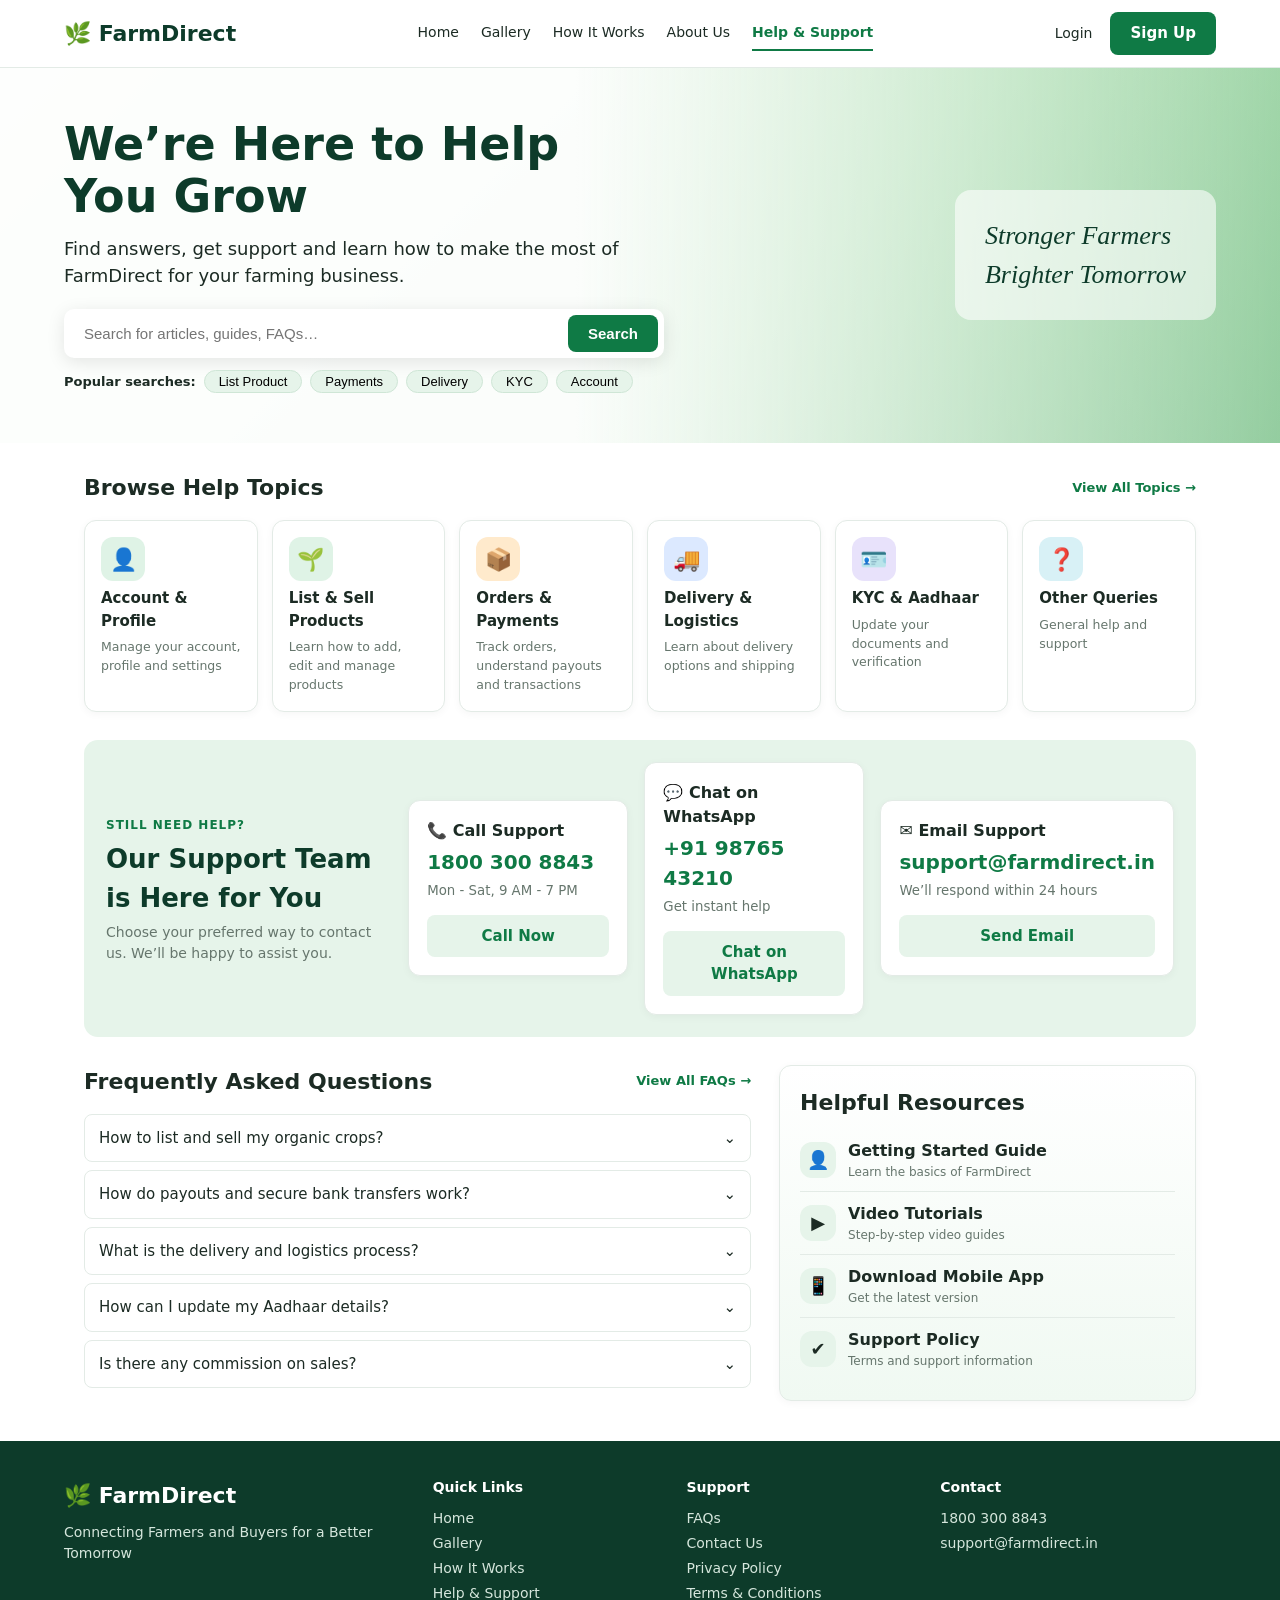
<file: frontend/index.html>
<!DOCTYPE html>
<html lang="en">
<head>
<meta charset="UTF-8">
<meta name="viewport" content="width=device-width, initial-scale=1">
<title>Help & Support | FarmDirect</title>
<link rel="stylesheet" href="../style/style.css">
</head>
<body>

<header class="nav">
  <a class="logo" href="#">🌿 FarmDirect</a>
  <button class="menu-btn" id="menuBtn" aria-label="Toggle menu">☰</button>
  <nav id="navLinks">
    <a href="../frontend/home.html">Home</a>
    <a href="../frontend/gallery.html">Gallery</a>
    <a href="../frontend/how-it-works.html">How It Works</a>
    <a href="../frontend/about-us.html">About Us</a>
    <a href="../frontend/index.html" class="active">Help &amp; Support</a>
  </nav>
  <div class="auth"><a href="#">Login</a><a href="#" class="btn">Sign Up</a></div>
</header>

<section class="hero">
  <div class="hero-text">
    <h1>We’re Here to Help You Grow</h1>
    <p>Find answers, get support and learn how to make the most of FarmDirect for your farming business.</p>
    <form class="search" id="searchForm">
      <input id="searchInput" type="text" placeholder="Search for articles, guides, FAQs…" aria-label="Search help">
      <button class="btn" type="submit">Search</button>
    </form>
    <div class="chips">
      <span>Popular searches:</span>
      <button>List Product</button><button>Payments</button><button>Delivery</button><button>KYC</button><button>Account</button>
    </div>
  </div>
  <div class="tagline">Stronger Farmers<br>Brighter Tomorrow</div>
</section>

<main>
  <section class="wrap">
    <div class="row"><h2>Browse Help Topics</h2><a href="#" class="link">View All Topics →</a></div>
    <div class="topics">
      <a href="#" class="card topic"><i style="background:#dff3e6">👤</i><b>Account &amp; Profile</b><small>Manage your account, profile and settings</small></a>
      <a href="#" class="card topic"><i style="background:#dff3e6">🌱</i><b>List &amp; Sell Products</b><small>Learn how to add, edit and manage products</small></a>
      <a href="#" class="card topic"><i style="background:#ffeacc">📦</i><b>Orders &amp; Payments</b><small>Track orders, understand payouts and transactions</small></a>
      <a href="#" class="card topic"><i style="background:#dce9ff">🚚</i><b>Delivery &amp; Logistics</b><small>Learn about delivery options and shipping</small></a>
      <a href="#" class="card topic"><i style="background:#e8e2fb">🪪</i><b>KYC &amp; Aadhaar</b><small>Update your documents and verification</small></a>
      <a href="#" class="card topic"><i style="background:#d8f1f6">❓</i><b>Other Queries</b><small>General help and support</small></a>
    </div>
  </section>

  <section class="wrap">
    <div class="support">
      <div class="support-text">
        <small>STILL NEED HELP?</small>
        <h2>Our Support Team is Here for You</h2>
        <p>Choose your preferred way to contact us. We’ll be happy to assist you.</p>
      </div>
      <div class="contact card">
        <b>📞 Call Support</b><strong>1800 300 8843</strong><small>Mon - Sat, 9 AM - 7 PM</small>
        <a class="btn light" href="tel:18003008843">Call Now</a>
      </div>
      <div class="contact card">
        <b>💬 Chat on WhatsApp</b><strong>+91 98765 43210</strong><small>Get instant help</small>
        <a class="btn light" href="https://wa.me/919876543210" target="_blank" rel="noopener">Chat on WhatsApp</a>
      </div>
      <div class="contact card">
        <b>✉️ Email Support</b><strong>support@farmdirect.in</strong><small>We’ll respond within 24 hours</small>
        <a class="btn light" href="mailto:support@farmdirect.in">Send Email</a>
      </div>
    </div>
  </section>

  <section class="wrap two-col">
    <div>
      <div class="row"><h2>Frequently Asked Questions</h2><a href="#" class="link">View All FAQs →</a></div>
      <div class="faqs" id="faqs">
        <details><summary>How to list and sell my organic crops?</summary><p>Go to List &amp; Sell Products, tap “Add product”, fill in crop details, price and photos, then submit for review.</p></details>
        <details><summary>How do payouts and secure bank transfers work?</summary><p>Payouts are sent to your verified bank account after the buyer confirms delivery.</p></details>
        <details><summary>What is the delivery and logistics process?</summary><p>Choose pickup or partner delivery when a order comes in. You’ll see tracking updates in Orders.</p></details>
        <details><summary>How can I update my Aadhaar details?</summary><p>Open KYC &amp; Aadhaar in your profile, upload the new document and wait for verification.</p></details>
        <details><summary>Is there any commission on sales?</summary><p>Commission details are listed in the Terms &amp; Conditions page under Fees.</p></details>
      </div>
      <p id="noResult" hidden>No matching questions. Try another keyword.</p>
    </div>
    <aside class="resources card">
      <h2>Helpful Resources</h2>
      <a href="#"><i>👤</i><span><b>Getting Started Guide</b><small>Learn the basics of FarmDirect</small></span></a>
      <a href="#"><i>▶️</i><span><b>Video Tutorials</b><small>Step-by-step video guides</small></span></a>
      <a href="#"><i>📱</i><span><b>Download Mobile App</b><small>Get the latest version</small></span></a>
      <a href="#"><i>✔️</i><span><b>Support Policy</b><small>Terms and support information</small></span></a>
    </aside>
  </section>
</main>

<footer>
  <div class="foot">
    <div><a class="logo" href="../assets/logo/logo.png">🌿 FarmDirect</a><p>Connecting Farmers and Buyers for a Better Tomorrow</p></div>
    <div>
      <b>Quick Links</b>
      <a href="../frontend/home.html">Home</a>
      <a href="../frontend/gallery.html">Gallery</a>
      <a href="../frontend/how-it-works.html">How It Works</a>
      <a href="../frontend/index.html">Help &amp; Support</a>
    </div>
    <div><b>Support</b>
      <a href="../frontend/faq.html">FAQs</a>
      <a href="mailto:support@farmdirect.in">Contact Us</a>
      <a href="../frontend/privacy.html">Privacy Policy</a>
      <a href="../frontend/terms.html">Terms &amp; Conditions</a>
    </div>
    <div><b>Contact</b>
      <a href="tel:18003008843">1800 300 8843</a>
      <a href="mailto:support@farmdirect.in">support@farmdirect.in</a>
    </div>
  </div>
</footer>


<script src="../script/script.js"></script>
</body>
</html>
</file>
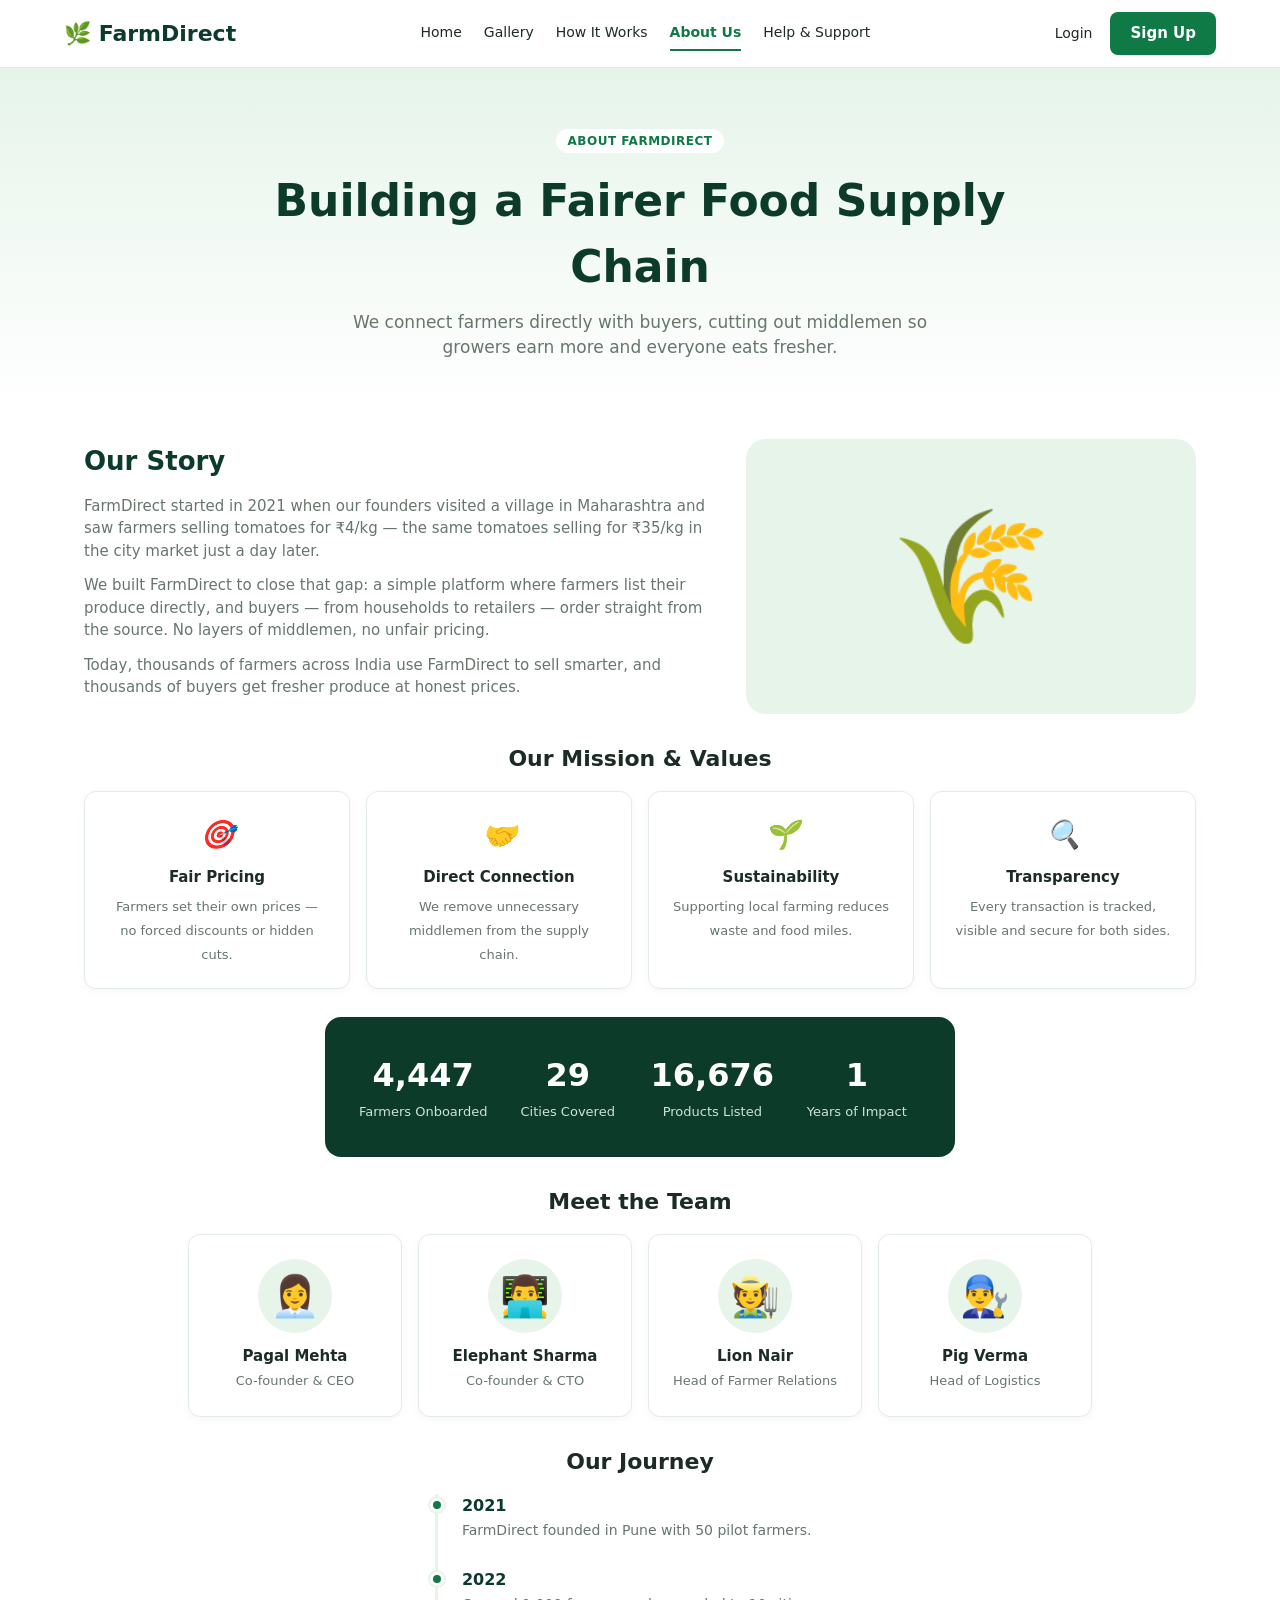
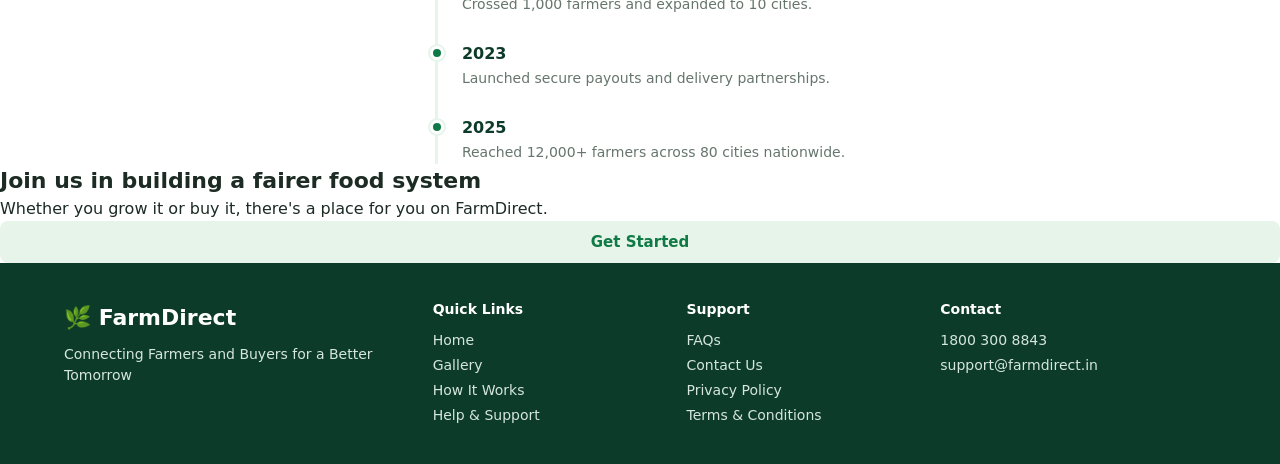
<file: frontend/about-us.html>
<!DOCTYPE html>
<html lang="en">
<head>
<meta charset="UTF-8">
<meta name="viewport" content="width=device-width, initial-scale=1">
<title>About Us | FarmDirect</title>
<link rel="stylesheet" href="../style/style.css">
<link rel="stylesheet" href="../style/about-us.css">
</head>
<body>

<header class="nav">
  <a class="logo" href="../frontend/home.html">🌿 FarmDirect</a>
  <button class="menu-btn" id="menuBtn" aria-label="Toggle menu">☰</button>
    <nav id="navLinks">
    <a href="../frontend/home.html">Home</a>
    <a href="../frontend/gallery.html">Gallery</a>
    <a href="../frontend/how-it-works.html">How It Works</a>
    <a href="../frontend/about-us.html" class="active">About Us</a>
    <a href="../frontend/help.html">Help &amp; Support</a>
  </nav>
  <div class="auth"><a href="#">Login</a><a href="#" class="btn">Sign Up</a></div>
</header>

<section class="a-hero">
  <span class="badge">ABOUT FARMDIRECT</span>
  <h1>Building a Fairer Food Supply Chain</h1>
  <p>We connect farmers directly with buyers, cutting out middlemen so growers earn more and everyone eats fresher.</p>
</section>

<section class="wrap">
  <div class="story">
    <div>
      <h2>Our Story</h2>
      <p>FarmDirect started in 2021 when our founders visited a village in Maharashtra and saw farmers selling tomatoes for ₹4/kg — the same tomatoes selling for ₹35/kg in the city market just a day later.</p>
      <p>We built FarmDirect to close that gap: a simple platform where farmers list their produce directly, and buyers — from households to retailers — order straight from the source. No layers of middlemen, no unfair pricing.</p>
      <p>Today, thousands of farmers across India use FarmDirect to sell smarter, and thousands of buyers get fresher produce at honest prices.</p>
    </div>
    <div class="story-art" aria-hidden="true">🌾</div>
  </div>
</section>

<section class="wrap">
  <div class="row center"><h2>Our Mission &amp; Values</h2></div>
  <div class="values">
    <div class="card value"><i>🎯</i><b>Fair Pricing</b><small>Farmers set their own prices — no forced discounts or hidden cuts.</small></div>
    <div class="card value"><i>🤝</i><b>Direct Connection</b><small>We remove unnecessary middlemen from the supply chain.</small></div>
    <div class="card value"><i>🌱</i><b>Sustainability</b><small>Supporting local farming reduces waste and food miles.</small></div>
    <div class="card value"><i>🔍</i><b>Transparency</b><small>Every transaction is tracked, visible and secure for both sides.</small></div>
  </div>
</section>

<section class="wrap">
  <div class="stats-band">
    <div class="stat"><strong data-count="12000">0</strong><small>Farmers Onboarded</small></div>
    <div class="stat"><strong data-count="80">0</strong><small>Cities Covered</small></div>
    <div class="stat"><strong data-count="45000">0</strong><small>Products Listed</small></div>
    <div class="stat"><strong data-count="5">0</strong><small>Years of Impact</small></div>
  </div>
</section>

<section class="wrap">
  <div class="row center"><h2>Meet the Team</h2></div>
  <div class="team">
    <div class="card member"><div class="avatar">👩‍💼</div><b>Pagal Mehta</b><small>Co-founder &amp; CEO</small></div>
    <div class="card member"><div class="avatar">👨‍💻</div><b>Elephant Sharma</b><small>Co-founder &amp; CTO</small></div>
    <div class="card member"><div class="avatar">🧑‍🌾</div><b>Lion Nair</b><small>Head of Farmer Relations</small></div>
    <div class="card member"><div class="avatar">👨‍🔧</div><b>Pig Verma</b><small>Head of Logistics</small></div>
  </div>
</section>

<section class="wrap">
  <div class="row center"><h2>Our Journey</h2></div>
  <div class="timeline">
    <div class="t-item"><span class="dot"></span><b>2021</b><small>FarmDirect founded in Pune with 50 pilot farmers.</small></div>
    <div class="t-item"><span class="dot"></span><b>2022</b><small>Crossed 1,000 farmers and expanded to 10 cities.</small></div>
    <div class="t-item"><span class="dot"></span><b>2023</b><small>Launched secure payouts and delivery partnerships.</small></div>
    <div class="t-item"><span class="dot"></span><b>2025</b><small>Reached 12,000+ farmers across 80 cities nationwide.</small></div>
  </div>
</section>

<section class="cta-banner">
  <h2>Join us in building a fairer food system</h2>
  <p>Whether you grow it or buy it, there's a place for you on FarmDirect.</p>
  <a href="#" class="btn light">Get Started</a>
</section>

<footer>
  <div class="foot">
    <div><a class="logo" href="../assets/logo/logo.png">🌿 FarmDirect</a><p>Connecting Farmers and Buyers for a Better Tomorrow</p></div>
    <div>
      <b>Quick Links</b>
      <a href="../frontend/home.html">Home</a>
      <a href="../frontend/gallery.html">Gallery</a>
      <a href="../frontend/how-it-works.html">How It Works</a>
      <a href="../frontend/index.html">Help &amp; Support</a>
    </div>
    <div><b>Support</b>
      <a href="../frontend/faq.html">FAQs</a>
      <a href="mailto:support@farmdirect.in">Contact Us</a>
      <a href="../frontend/privacy.html">Privacy Policy</a>
      <a href="../frontend/terms.html">Terms &amp; Conditions</a>
    </div>
    <div><b>Contact</b>
      <a href="tel:18003008843">1800 300 8843</a>
      <a href="mailto:support@farmdirect.in">support@farmdirect.in</a>
    </div>
  </div>
</footer>


<script src="../script/script.js"></script>
<script src="../script/about-us.js"></script>
</body>
</html>
</file>
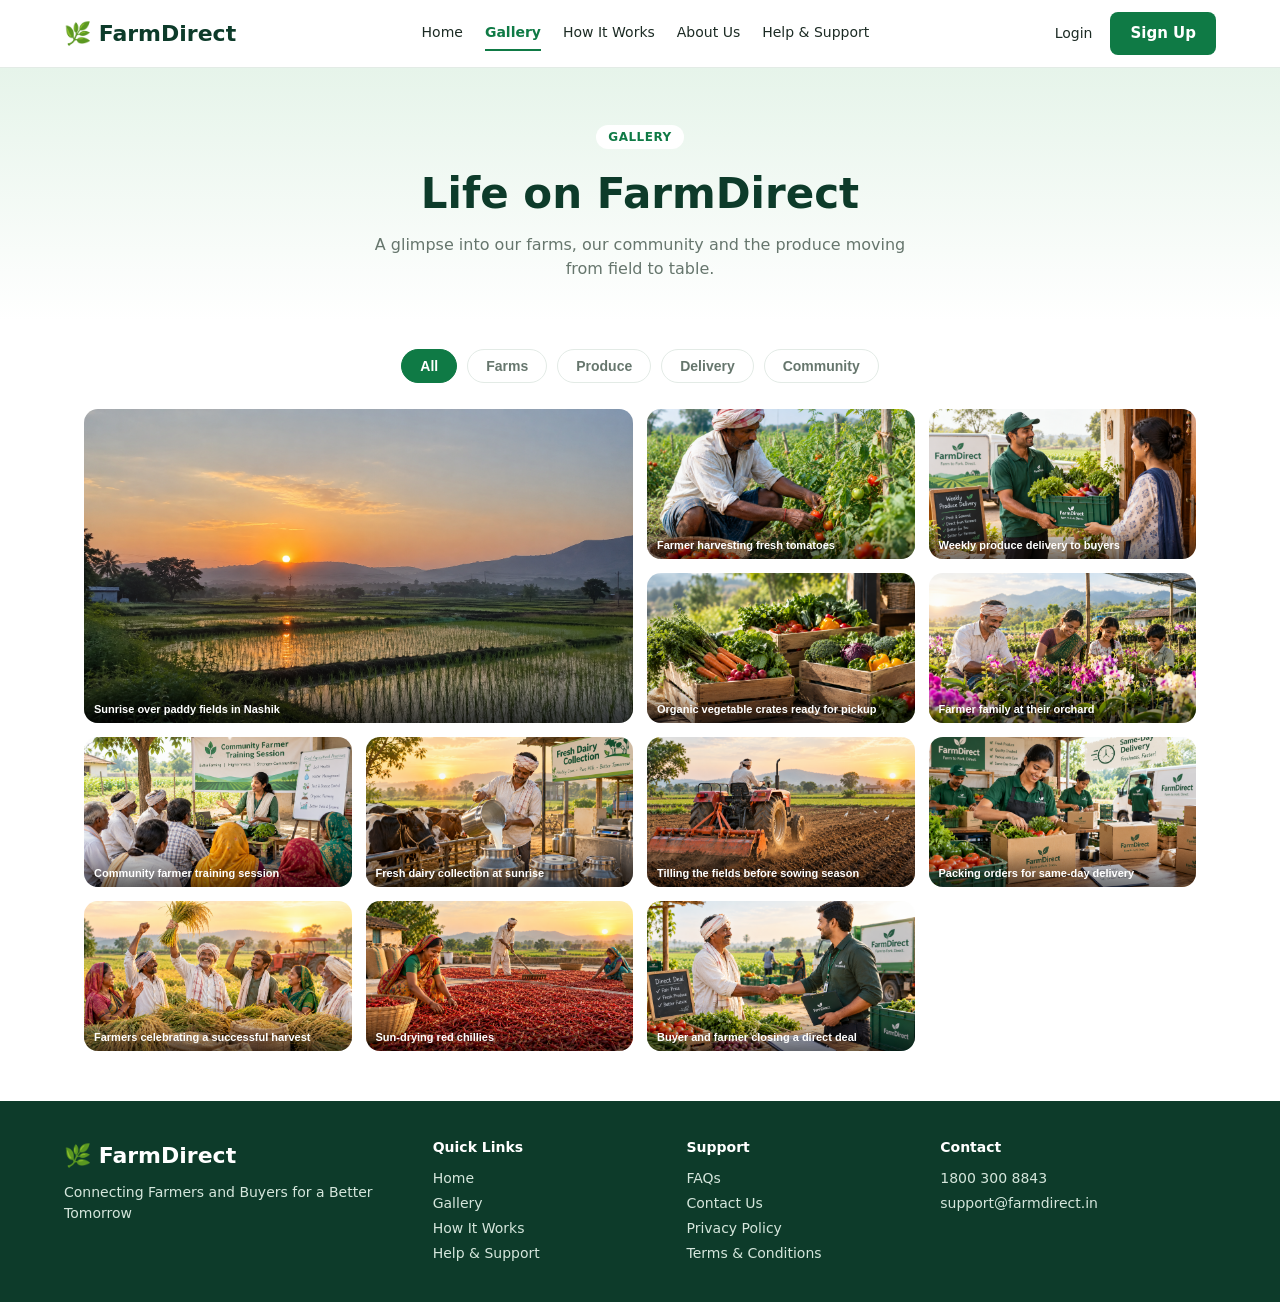
<file: frontend/gallery.html>
<!DOCTYPE html>
<html lang="en">
<head>
<meta charset="UTF-8">
<meta name="viewport" content="width=device-width, initial-scale=1">
<title>Gallery | FarmDirect</title>
<link rel="stylesheet" href="../style/style.css">
<link rel="stylesheet" href="../style/gallery.css">
</head>
<body>

<header class="nav">
  <a class="logo" href="home.html">🌿 FarmDirect</a>
  <button class="menu-btn" id="menuBtn" aria-label="Toggle menu">☰</button>
   <nav id="navLinks">
    <a href="../frontend/home.html">Home</a>
    <a href="../frontend/gallery.html" class="active">Gallery</a>
    <a href="../frontend/how-it-works.html">How It Works</a>
    <a href="../frontend/about-us.html">About Us</a>
    <a href="../frontend/help.html">Help &amp; Support</a>
  </nav>
  <div class="auth"><a href="#">Login</a><a href="#" class="btn">Sign Up</a></div>
</header>

<section class="g-hero">
  <span class="badge">GALLERY</span>
  <h1>Life on FarmDirect</h1>
  <p>A glimpse into our farms, our community and the produce moving from field to table.</p>
</section>

<section class="wrap">
  <div class="g-tabs" id="gTabs">
    <button class="g-tab active" data-filter="all">All</button>
    <button class="g-tab" data-filter="farms">Farms</button>
    <button class="g-tab" data-filter="produce">Produce</button>
    <button class="g-tab" data-filter="delivery">Delivery</button>
    <button class="g-tab" data-filter="community">Community</button>
  </div>

  <div class="gallery" id="gallery"></div>
</section>

<div class="lightbox" id="lightbox" hidden>
  <button class="lb-close" id="lbClose" aria-label="Close">✕</button>
  <button class="lb-nav lb-prev" id="lbPrev" aria-label="Previous image">←</button>
  <div class="lb-content">
    <img id="lbImg" alt="">
    <p id="lbCaption"></p>
    <small id="lbTag"></small>
  </div>
  <button class="lb-nav lb-next" id="lbNext" aria-label="Next image">→</button>
</div>

<footer>
  <div class="foot">
    <div><a class="logo" href="../assets/logo/logo.png">🌿 FarmDirect</a><p>Connecting Farmers and Buyers for a Better Tomorrow</p></div>
    <div>
      <b>Quick Links</b>
      <a href="../frontend/home.html">Home</a>
      <a href="../frontend/gallery.html">Gallery</a>
      <a href="../frontend/how-it-works.html">How It Works</a>
      <a href="../frontend/index.html">Help &amp; Support</a>
    </div>
    <div><b>Support</b>
      <a href="../frontend/faq.html">FAQs</a>
      <a href="mailto:support@farmdirect.in">Contact Us</a>
      <a href="../frontend/privacy.html">Privacy Policy</a>
      <a href="../frontend/terms.html">Terms &amp; Conditions</a>
    </div>
    <div><b>Contact</b>
      <a href="tel:18003008843">1800 300 8843</a>
      <a href="mailto:support@farmdirect.in">support@farmdirect.in</a>
    </div>
  </div>
</footer>


<script src="../script/script.js"></script>
<script src="../script/gallery.js"></script>
</body>
</html>
</file>
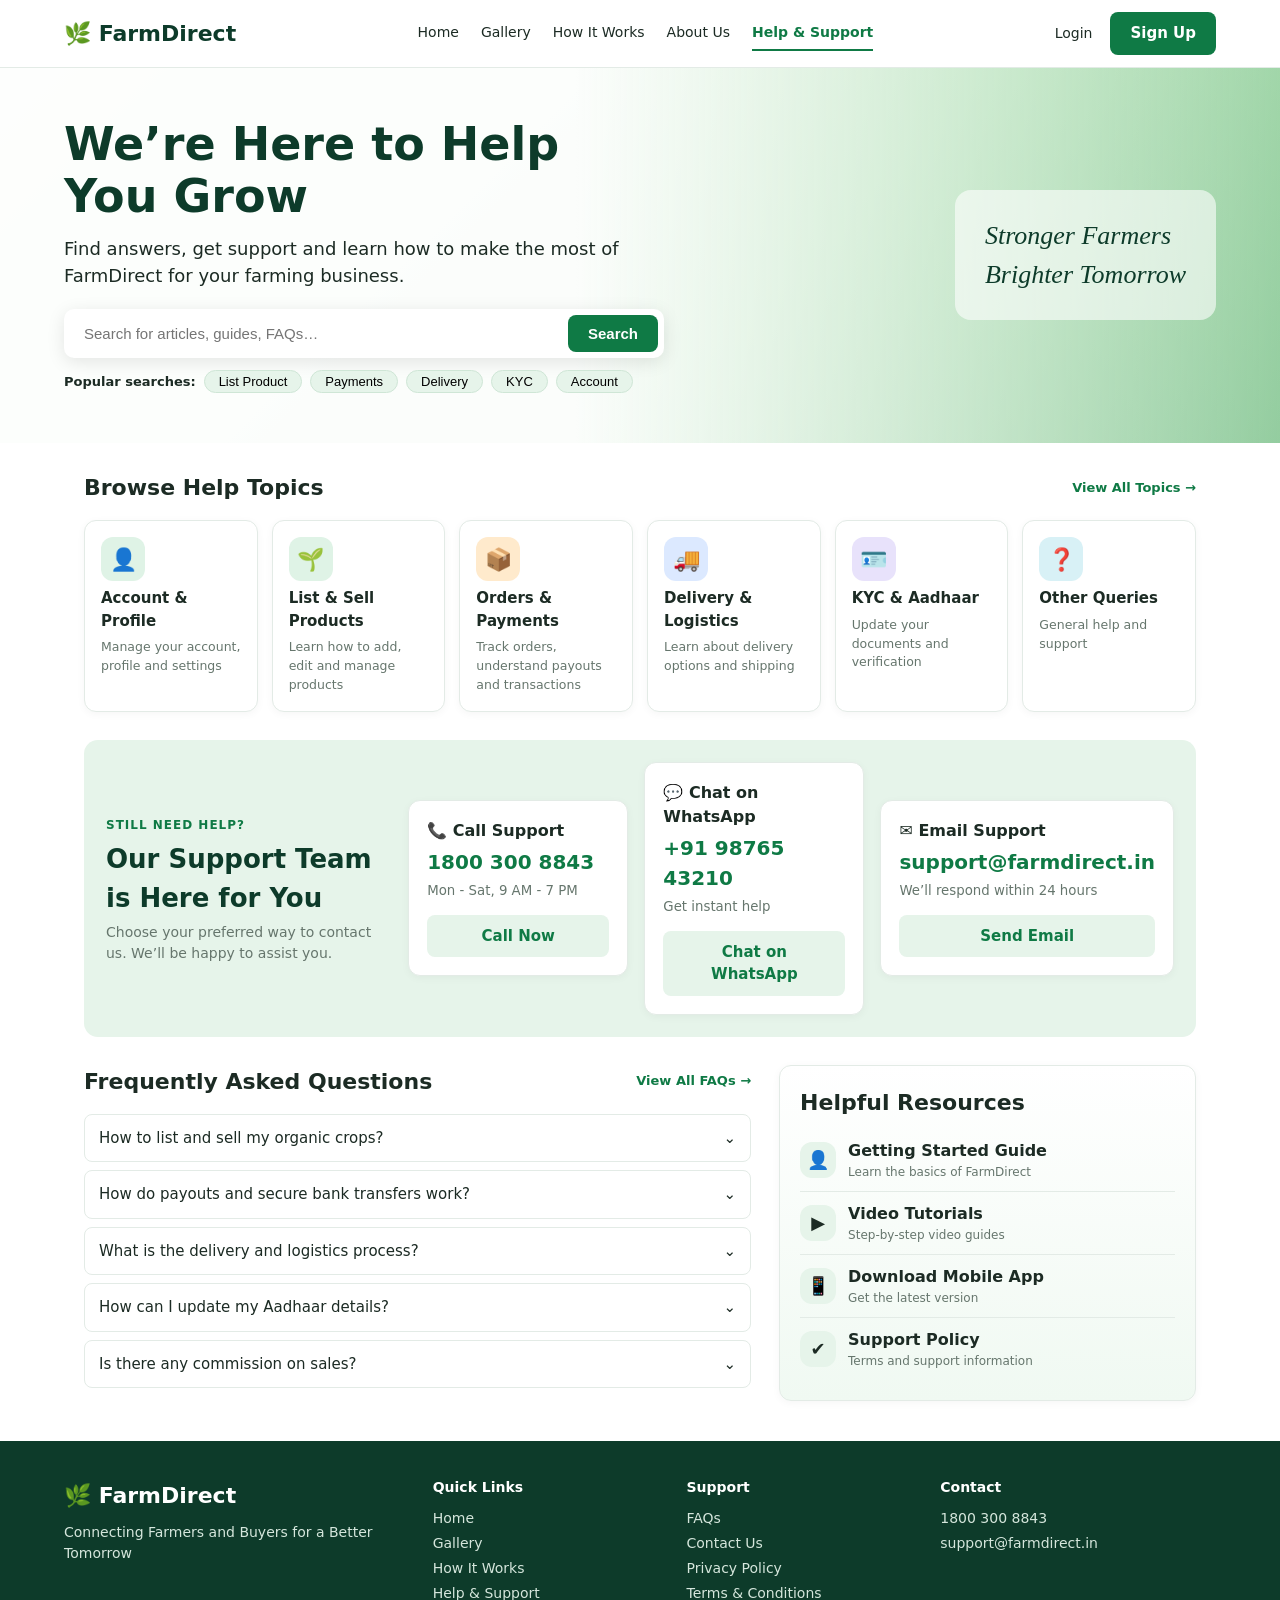
<file: frontend/help.html>
<!DOCTYPE html>
<html lang="en">
<head>
<meta charset="UTF-8">
<meta name="viewport" content="width=device-width, initial-scale=1">
<title>Help & Support | FarmDirect</title>
<link rel="stylesheet" href="../style/style.css">
</head>
<body>

<header class="nav">
  <a class="logo" href="#">🌿 FarmDirect</a>
  <button class="menu-btn" id="menuBtn" aria-label="Toggle menu">☰</button>
  <nav id="navLinks">
    <a href="../frontend/home.html">Home</a>
    <a href="../frontend/gallery.html">Gallery</a>
    <a href="../frontend/how-it-works.html">How It Works</a>
    <a href="../frontend/about-us.html">About Us</a>
    <a href="../frontend/help.html" class="active">Help &amp; Support</a>
  </nav>
  <div class="auth"><a href="#">Login</a><a href="#" class="btn">Sign Up</a></div>
</header>

<section class="hero">
  <div class="hero-text">
    <h1>We’re Here to Help You Grow</h1>
    <p>Find answers, get support and learn how to make the most of FarmDirect for your farming business.</p>
    <form class="search" id="searchForm">
      <input id="searchInput" type="text" placeholder="Search for articles, guides, FAQs…" aria-label="Search help">
      <button class="btn" type="submit">Search</button>
    </form>
    <div class="chips">
      <span>Popular searches:</span>
      <button>List Product</button><button>Payments</button><button>Delivery</button><button>KYC</button><button>Account</button>
    </div>
  </div>
  <div class="tagline">Stronger Farmers<br>Brighter Tomorrow</div>
</section>

<main>
  <section class="wrap">
    <div class="row"><h2>Browse Help Topics</h2><a href="#" class="link">View All Topics →</a></div>
    <div class="topics">
      <a href="#" class="card topic"><i style="background:#dff3e6">👤</i><b>Account &amp; Profile</b><small>Manage your account, profile and settings</small></a>
      <a href="#" class="card topic"><i style="background:#dff3e6">🌱</i><b>List &amp; Sell Products</b><small>Learn how to add, edit and manage products</small></a>
      <a href="#" class="card topic"><i style="background:#ffeacc">📦</i><b>Orders &amp; Payments</b><small>Track orders, understand payouts and transactions</small></a>
      <a href="#" class="card topic"><i style="background:#dce9ff">🚚</i><b>Delivery &amp; Logistics</b><small>Learn about delivery options and shipping</small></a>
      <a href="#" class="card topic"><i style="background:#e8e2fb">🪪</i><b>KYC &amp; Aadhaar</b><small>Update your documents and verification</small></a>
      <a href="#" class="card topic"><i style="background:#d8f1f6">❓</i><b>Other Queries</b><small>General help and support</small></a>
    </div>
  </section>

  <section class="wrap">
    <div class="support">
      <div class="support-text">
        <small>STILL NEED HELP?</small>
        <h2>Our Support Team is Here for You</h2>
        <p>Choose your preferred way to contact us. We’ll be happy to assist you.</p>
      </div>
      <div class="contact card">
        <b>📞 Call Support</b><strong>1800 300 8843</strong><small>Mon - Sat, 9 AM - 7 PM</small>
        <a class="btn light" href="tel:18003008843">Call Now</a>
      </div>
      <div class="contact card">
        <b>💬 Chat on WhatsApp</b><strong>+91 98765 43210</strong><small>Get instant help</small>
        <a class="btn light" href="https://wa.me/919876543210" target="_blank" rel="noopener">Chat on WhatsApp</a>
      </div>
      <div class="contact card">
        <b>✉️ Email Support</b><strong>support@farmdirect.in</strong><small>We’ll respond within 24 hours</small>
        <a class="btn light" href="mailto:support@farmdirect.in">Send Email</a>
      </div>
    </div>
  </section>

  <section class="wrap two-col">
    <div>
      <div class="row"><h2>Frequently Asked Questions</h2><a href="#" class="link">View All FAQs →</a></div>
      <div class="faqs" id="faqs">
        <details><summary>How to list and sell my organic crops?</summary><p>Go to List &amp; Sell Products, tap “Add product”, fill in crop details, price and photos, then submit for review.</p></details>
        <details><summary>How do payouts and secure bank transfers work?</summary><p>Payouts are sent to your verified bank account after the buyer confirms delivery.</p></details>
        <details><summary>What is the delivery and logistics process?</summary><p>Choose pickup or partner delivery when a order comes in. You’ll see tracking updates in Orders.</p></details>
        <details><summary>How can I update my Aadhaar details?</summary><p>Open KYC &amp; Aadhaar in your profile, upload the new document and wait for verification.</p></details>
        <details><summary>Is there any commission on sales?</summary><p>Commission details are listed in the Terms &amp; Conditions page under Fees.</p></details>
      </div>
      <p id="noResult" hidden>No matching questions. Try another keyword.</p>
    </div>
    <aside class="resources card">
      <h2>Helpful Resources</h2>
      <a href="#"><i>👤</i><span><b>Getting Started Guide</b><small>Learn the basics of FarmDirect</small></span></a>
      <a href="#"><i>▶️</i><span><b>Video Tutorials</b><small>Step-by-step video guides</small></span></a>
      <a href="#"><i>📱</i><span><b>Download Mobile App</b><small>Get the latest version</small></span></a>
      <a href="#"><i>✔️</i><span><b>Support Policy</b><small>Terms and support information</small></span></a>
    </aside>
  </section>
</main>

<footer>
  <div class="foot">
    <div><a class="logo" href="../assets/logo/logo.png">🌿 FarmDirect</a><p>Connecting Farmers and Buyers for a Better Tomorrow</p></div>
    <div>
      <b>Quick Links</b>
      <a href="../frontend/home.html">Home</a>
      <a href="../frontend/gallery.html">Gallery</a>
      <a href="../frontend/how-it-works.html">How It Works</a>
      <a href="../frontend/index.html">Help &amp; Support</a>
    </div>
    <div><b>Support</b>
      <a href="../frontend/faq.html">FAQs</a>
      <a href="mailto:support@farmdirect.in">Contact Us</a>
      <a href="../frontend/privacy.html">Privacy Policy</a>
      <a href="../frontend/terms.html">Terms &amp; Conditions</a>
    </div>
    <div><b>Contact</b>
      <a href="tel:18003008843">1800 300 8843</a>
      <a href="mailto:support@farmdirect.in">support@farmdirect.in</a>
    </div>
  </div>
</footer>


<script src="../script/script.js"></script>
</body>
</html>
</file>
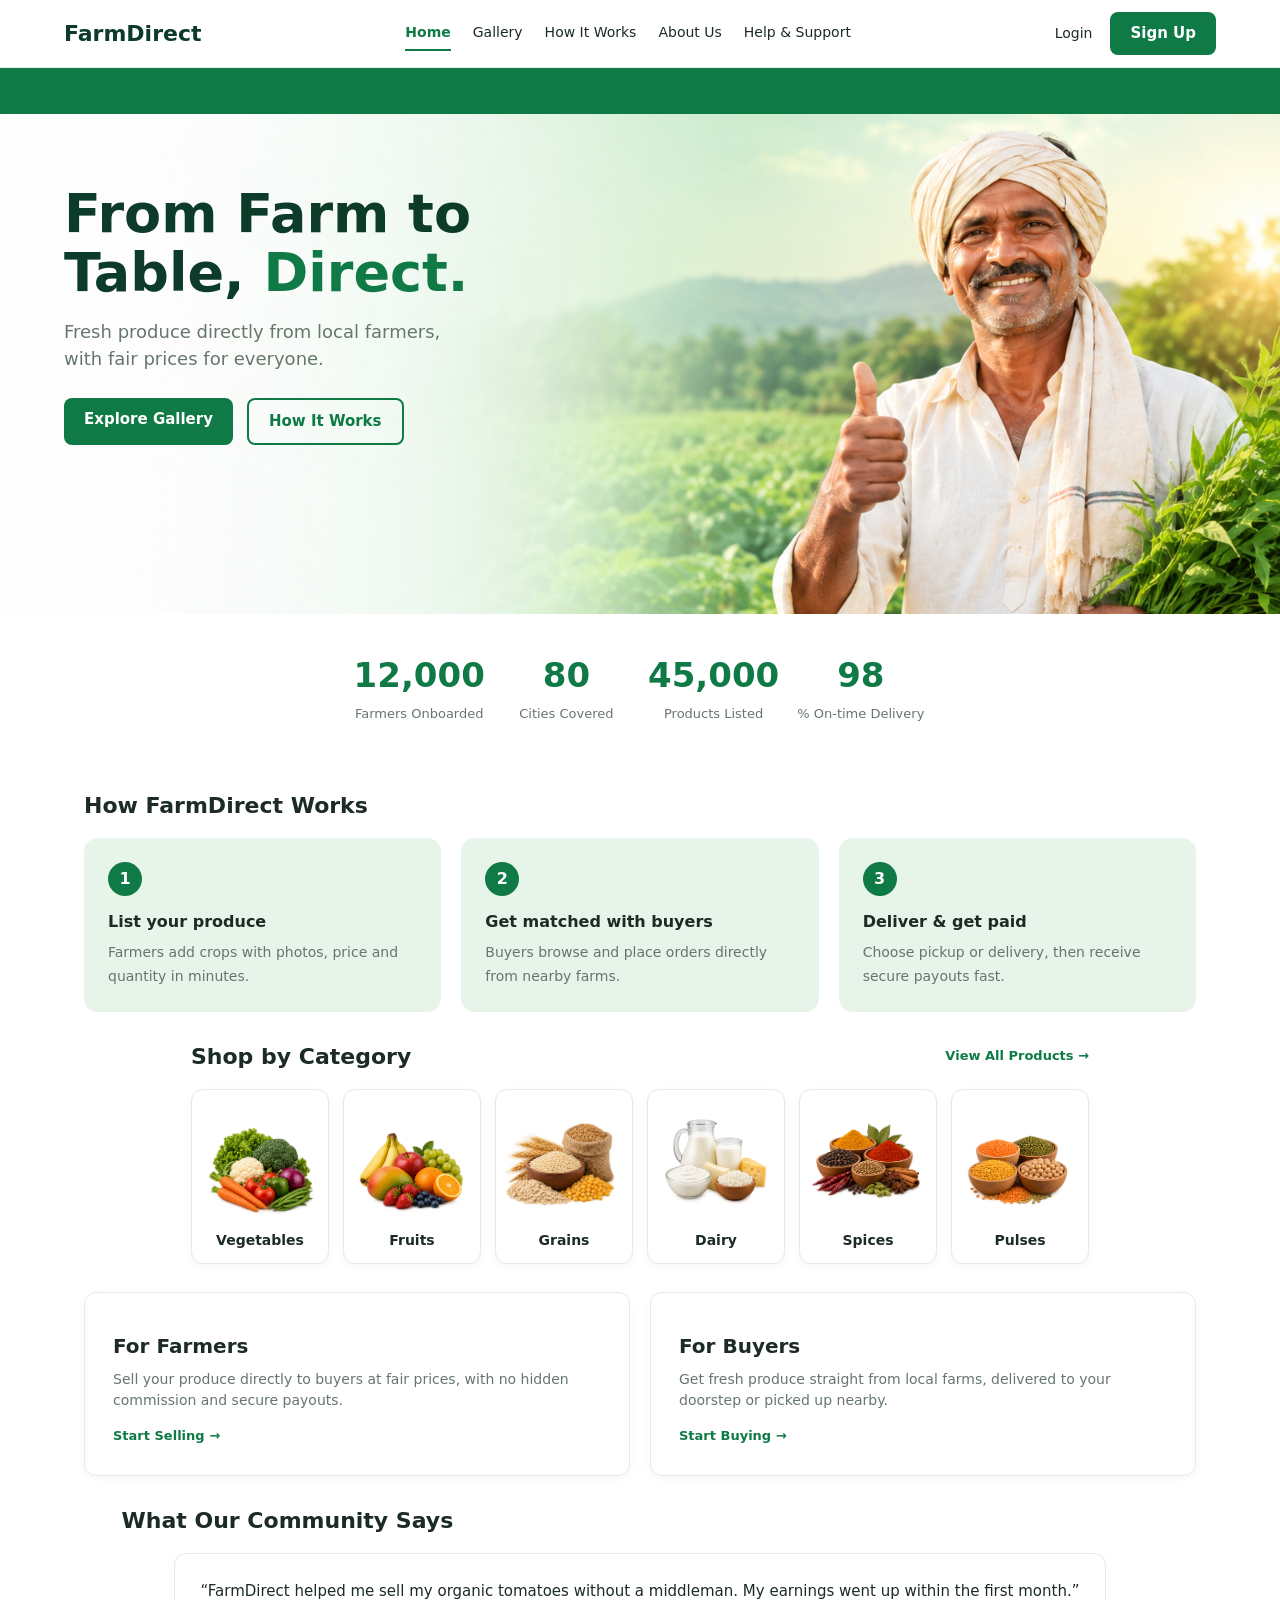
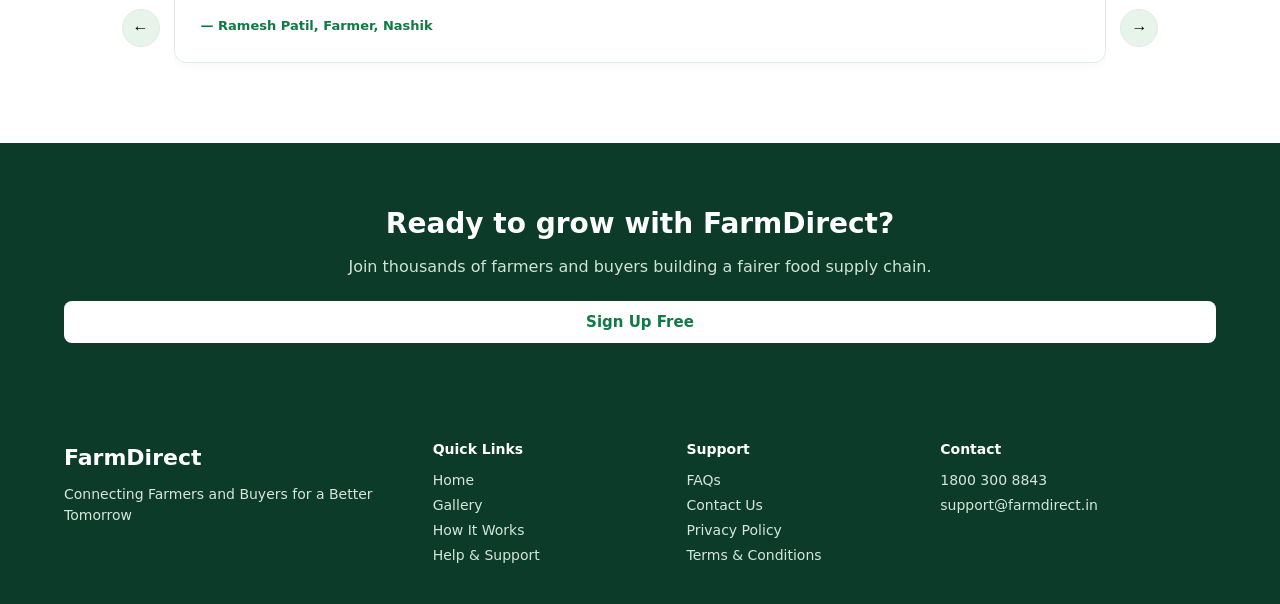
<file: frontend/home.html>
<!DOCTYPE html>
<html lang="en">
<head>
  <meta charset="UTF-8">
  <meta name="viewport" content="width=device-width, initial-scale=1">

  <title>FarmDirect | From Farm to Table, Direct</title>

  <link rel="stylesheet" href="../style/style.css">
  <link rel="stylesheet" href="../style/home.css">
</head>

<body>

  <!-- Navigation -->

  <header class="nav">
    <a class="logo" href="../assets/logo/logo.png">FarmDirect</a>

    <button class="menu-btn" id="menuBtn" aria-label="Toggle menu">
      ☰
    </button>

    <nav id="navLinks">
      <a href="../frontend/home.html" class="active">Home</a>
      <a href="../frontend/gallery.html">Gallery</a>
      <a href="../frontend/how-it-works.html">How It Works</a>
      <a href="../frontend/about-us.html">About Us</a>
      <a href="../frontend/index.html">Help &amp; Support</a>
    </nav>

    <div class="auth">
      <a href="#">Login</a>
      <a href="#" class="btn">Sign Up</a>
    </div>
  </header>


 <!-- Government Schemes Marquee -->

<div class="scheme-marquee">
  <div class="marquee-content">
    PM-KISAN — Income support for eligible farmer families
    &nbsp;&nbsp; • &nbsp;&nbsp;
    PM Fasal Bima Yojana — Crop insurance support
    &nbsp;&nbsp; • &nbsp;&nbsp;
    Kisan Credit Card — Agricultural credit facility
    &nbsp;&nbsp; • &nbsp;&nbsp;
    Pradhan Mantri Krishi Sinchayee Yojana — Irrigation support
    &nbsp;&nbsp; • &nbsp;&nbsp;
    Soil Health Card Scheme — Soil testing and nutrient guidance
    &nbsp;&nbsp; • &nbsp;&nbsp;
    Agriculture Infrastructure Fund — Financing support for eligible projects
    &nbsp;&nbsp; • &nbsp;&nbsp;
    National Agriculture Market (e-NAM) — Online agricultural market platform
    &nbsp;&nbsp; • &nbsp;&nbsp;
    Rashtriya Gokul Mission — Support for indigenous cattle development
  </div>
</div>

  <!-- Hero Section -->

  <section class="home-hero">

    <div class="home-hero-text">

      <h1>
        From Farm to Table, <em>Direct.</em>
      </h1>

      <p>
        Fresh produce directly from local farmers,
        <br>
        with fair prices for everyone.
      </p>

      <div class="hero-cta">
        <a href="../frontend/gallery.html" class="btn">
          Explore Gallery
        </a>

        <a href="../frontend/how-it-works.html" class="btn outline">
          How It Works
        </a>
      </div>

    </div>

  </section>


  <!-- Statistics -->

  <section class="stats wrap">

    <div class="stat">
      <strong data-count="12000">0</strong>
      <small>Farmers Onboarded</small>
    </div>

    <div class="stat">
      <strong data-count="80">0</strong>
      <small>Cities Covered</small>
    </div>

    <div class="stat">
      <strong data-count="45000">0</strong>
      <small>Products Listed</small>
    </div>

    <div class="stat">
      <strong data-count="98">0</strong>
      <small>% On-time Delivery</small>
    </div>

  </section>


  <!-- How FarmDirect Works -->

  <section class="wrap">

    <div class="row">
      <h2>How FarmDirect Works</h2>
    </div>

    <div class="steps">

      <div class="step">
        <span>1</span>
        <b>List your produce</b>
        <small>
          Farmers add crops with photos, price and quantity in minutes.
        </small>
      </div>

      <div class="step">
        <span>2</span>
        <b>Get matched with buyers</b>
        <small>
          Buyers browse and place orders directly from nearby farms.
        </small>
      </div>

      <div class="step">
        <span>3</span>
        <b>Deliver &amp; get paid</b>
        <small>
          Choose pickup or delivery, then receive secure payouts fast.
        </small>
      </div>

    </div>

  </section>


  <!-- Shop by Category -->

  <section class="wrap">

    <div class="row">
      <h2>Shop by Category</h2>

      <a href="../frontend/how-it-works.html" class="link">
        View All Products →
      </a>
    </div>

    <div class="categories">

      <a href="../frontend/how-it-works.html" class="card cat">
        <img src="../assets/image/vegetable.png" alt="Vegetables">
        <b>Vegetables</b>
      </a>

      <a href="../frontend/how-it-works.html" class="card cat">
        <img src="../assets/image/fruit.png" alt="Fruits">
        <b>Fruits</b>
      </a>

      <a href="../frontend/how-it-works.html" class="card cat">
        <img src="../assets/image/grain.png" alt="Grains">
        <b>Grains</b>
      </a>

      <a href="../frontend/how-it-works.html" class="card cat">
        <img src="../assets/image/milk.png" alt="Dairy">
        <b>Dairy</b>
      </a>

      <a href="../frontend/how-it-works.html" class="card cat">
        <img src="../assets/image/spices.png" alt="Spices">
        <b>Spices</b>
      </a>

      <a href="../frontend/how-it-works.html" class="card cat">
        <img src="../assets/image/pulses.png" alt="Pulses">
        <b>Pulses</b>
      </a>

    </div>

  </section>


  <!-- Farmers and Buyers -->

  <section class="wrap">

    <div class="split">

      <div class="card split-card">
        <h3>For Farmers</h3>

        <p>
          Sell your produce directly to buyers at fair prices,
          with no hidden commission and secure payouts.
        </p>

        <a href="#" class="link">
          Start Selling →
        </a>
      </div>


      <div class="card split-card">
        <h3>For Buyers</h3>

        <p>
          Get fresh produce straight from local farms,
          delivered to your doorstep or picked up nearby.
        </p>

        <a href="#" class="link">
          Start Buying →
        </a>
      </div>

    </div>

  </section>


  <!-- Testimonials -->

  <section class="wrap">

    <div class="row">
      <h2>What Our Community Says</h2>
    </div>

    <div class="testimonials">

      <button class="t-nav" id="tPrev" aria-label="Previous testimonial">
        ←
      </button>

      <div class="t-track" id="tTrack">

        <div class="t-card card">
          <p>
            “FarmDirect helped me sell my organic tomatoes without a
            middleman. My earnings went up within the first month.”
          </p>

          <b>— Ramesh Patil, Farmer, Nashik</b>
        </div>

        <div class="t-card card">
          <p>
            “I get fresher vegetables at better prices than my local
            market, and delivery is always on time.”
          </p>

          <b>— Anjali Mehta, Buyer, Pune</b>
        </div>

        <div class="t-card card">
          <p>
            “The payout process is transparent and quick. I finally
            feel in control of my own pricing.”
          </p>

          <b>— Suresh Yadav, Farmer, Indore</b>
        </div>

      </div>

      <button class="t-nav" id="tNext" aria-label="Next testimonial">
        →
      </button>

    </div>

  </section>


  <!-- CTA Banner -->

  <section class="cta-banner">

    <h2>Ready to grow with FarmDirect?</h2>

    <p>
      Join thousands of farmers and buyers building a fairer food supply chain.
    </p>

    <a href="#" class="btn light">
      Sign Up Free
    </a>

  </section>


  <!-- Footer -->

  <footer>

    <div class="foot">

      <div>
        <a class="logo" href="../frontend/home.html">
          FarmDirect
        </a>

        <p>
          Connecting Farmers and Buyers for a Better Tomorrow
        </p>
      </div>


      <div>

        <b>Quick Links</b>

        <a href="../frontend/home.html">Home</a>
        <a href="../frontend/gallery.html">Gallery</a>
        <a href="../frontend/how-it-works.html">How It Works</a>
        <a href="../frontend/help.html">Help &amp; Support</a>

      </div>


      <div>

        <b>Support</b>

        <a href="../frontend/faq.html">FAQs</a>

        <a href="mailto:support@farmdirect.in">
          Contact Us
        </a>

        <a href="../frontend/privacy.html">
          Privacy Policy
        </a>

        <a href="../frontend/terms.html">
          Terms &amp; Conditions
        </a>

      </div>


      <div>

        <b>Contact</b>

        <a href="tel:18003008843">
          1800 300 8843
        </a>

        <a href="mailto:support@farmdirect.in">
          support@farmdirect.in
        </a>

      </div>

    </div>

  </footer>


  <!-- Scripts -->

  <script src="../script/script.js"></script>
  <script src="../script/home.js"></script>

</body>
</html>
</file>
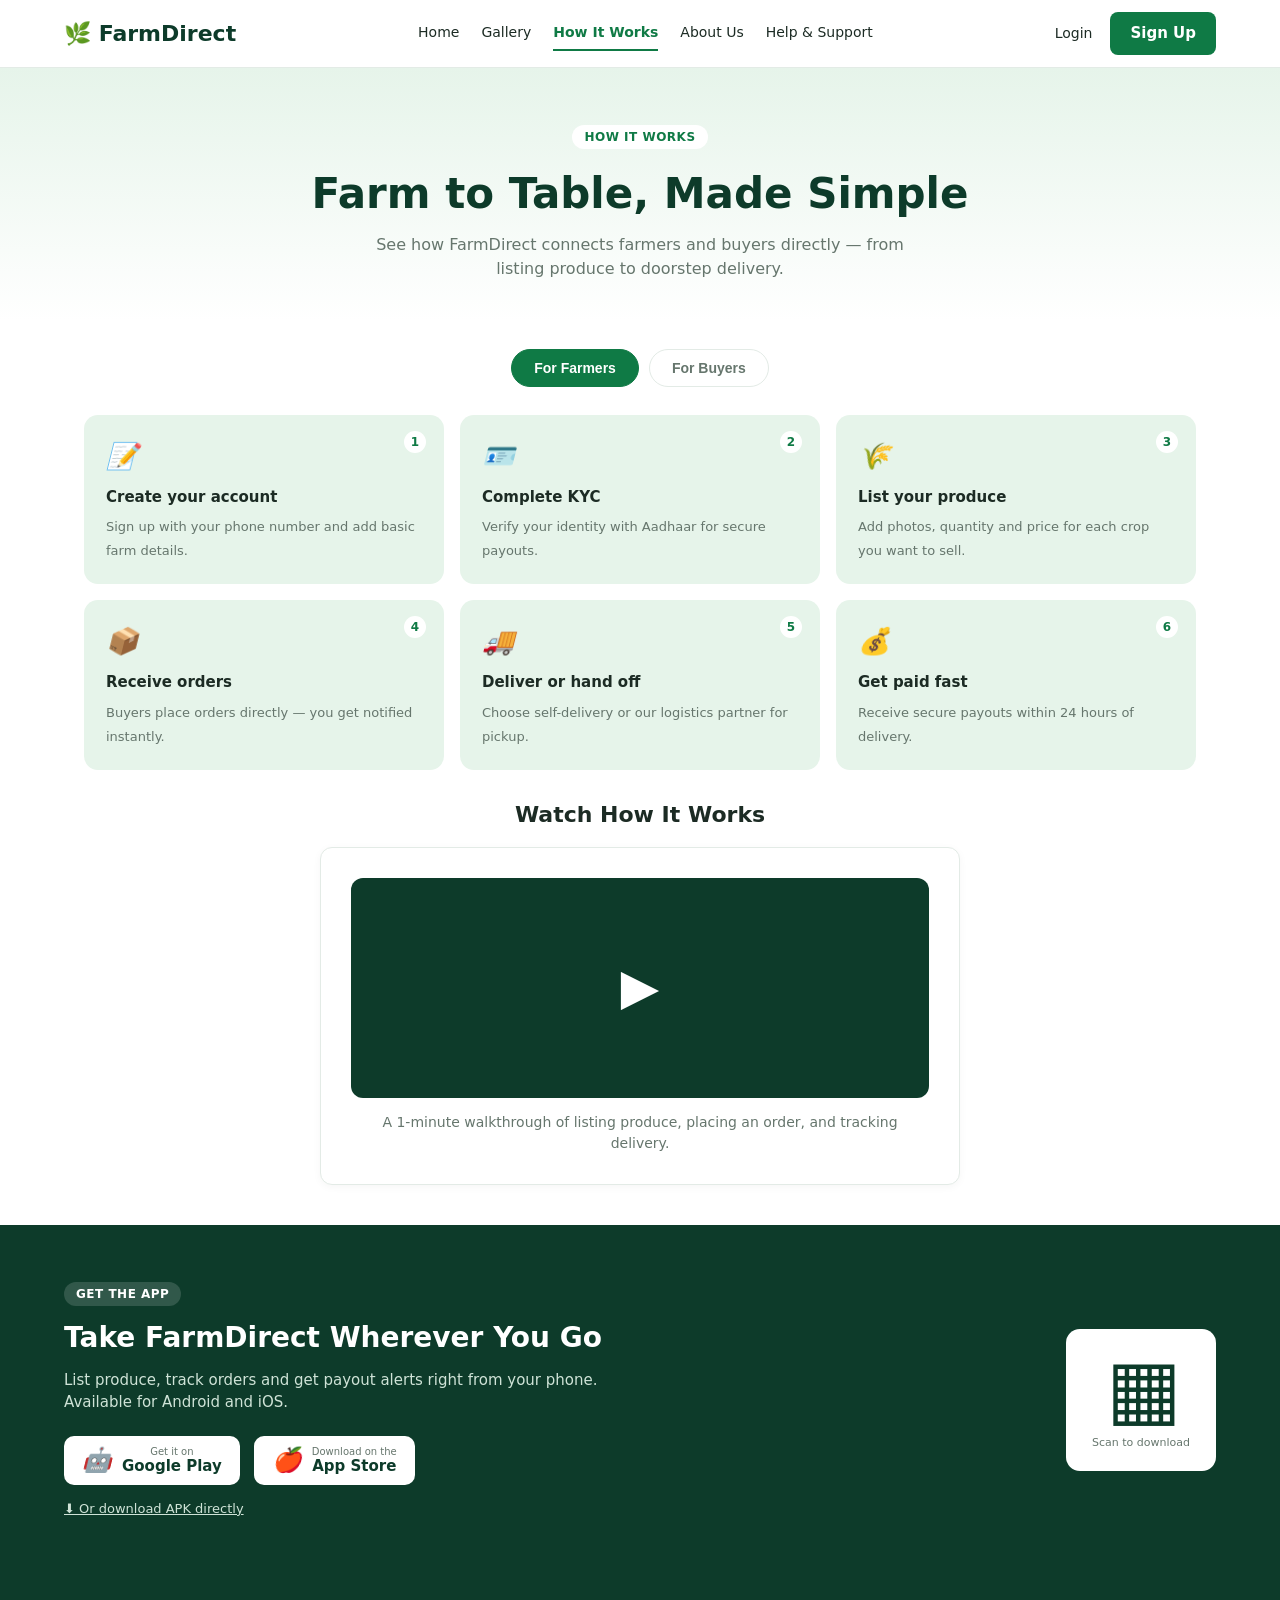
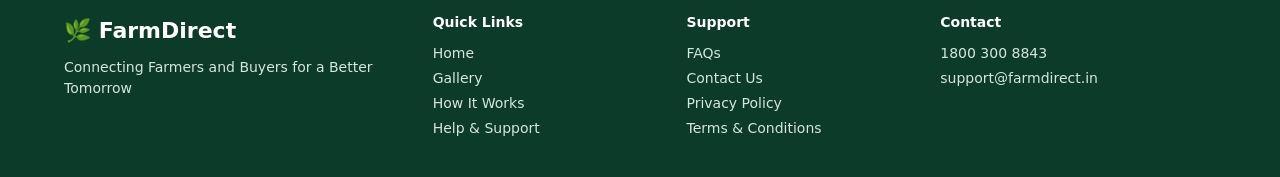
<file: frontend/how-it-works.html>
<!DOCTYPE html>
<html lang="en">
<head>
<meta charset="UTF-8">
<meta name="viewport" content="width=device-width, initial-scale=1">
<title>How It Works | FarmDirect</title>
<link rel="stylesheet" href="../style/style.css">
<link rel="stylesheet" href="../style/how-it-works.css">
</head>
<body>

<header class="nav">
  <a class="logo" href="home.html">🌿 FarmDirect</a>
  <button class="menu-btn" id="menuBtn" aria-label="Toggle menu">☰</button>
  <nav id="navLinks">
    <a href="../frontend/home.html">Home</a>
    <a href="../frontend/gallery.html">Gallery</a>
    <a href="../frontend/how-it-works.html"  class="active">How It Works</a>
    <a href="../frontend/about-us.html">About Us</a>
    <a href="../frontend/help.html">Help &amp; Support</a>
  </nav>
  <div class="auth"><a href="#">Login</a><a href="#" class="btn">Sign Up</a></div>
</header>

<section class="h-hero">
  <span class="badge">HOW IT WORKS</span>
  <h1>Farm to Table, Made Simple</h1>
  <p>See how FarmDirect connects farmers and buyers directly — from listing produce to doorstep delivery.</p>
</section>

<section class="wrap">
  <div class="h-tabs">
    <button class="h-tab active" data-target="farmerSteps">For Farmers</button>
    <button class="h-tab" data-target="buyerSteps">For Buyers</button>
  </div>

  <div class="h-steps" id="farmerSteps">
    <div class="h-step"><span>1</span><i>📝</i><b>Create your account</b><small>Sign up with your phone number and add basic farm details.</small></div>
    <div class="h-step"><span>2</span><i>🪪</i><b>Complete KYC</b><small>Verify your identity with Aadhaar for secure payouts.</small></div>
    <div class="h-step"><span>3</span><i>🌾</i><b>List your produce</b><small>Add photos, quantity and price for each crop you want to sell.</small></div>
    <div class="h-step"><span>4</span><i>📦</i><b>Receive orders</b><small>Buyers place orders directly — you get notified instantly.</small></div>
    <div class="h-step"><span>5</span><i>🚚</i><b>Deliver or hand off</b><small>Choose self-delivery or our logistics partner for pickup.</small></div>
    <div class="h-step"><span>6</span><i>💰</i><b>Get paid fast</b><small>Receive secure payouts within 24 hours of delivery.</small></div>
  </div>

  <div class="h-steps" id="buyerSteps" hidden>
    <div class="h-step"><span>1</span><i>🔍</i><b>Browse products</b><small>Search fresh produce by category, price or nearby farms.</small></div>
    <div class="h-step"><span>2</span><i>🛒</i><b>Add to cart</b><small>Pick quantities from verified farmers near you.</small></div>
    <div class="h-step"><span>3</span><i>💳</i><b>Checkout securely</b><small>Pay safely through our protected payment gateway.</small></div>
    <div class="h-step"><span>4</span><i>📍</i><b>Track your order</b><small>Follow your delivery in real time from farm to door.</small></div>
    <div class="h-step"><span>5</span><i>📦</i><b>Receive fresh produce</b><small>Get your order delivered or ready for pickup nearby.</small></div>
    <div class="h-step"><span>6</span><i>⭐</i><b>Rate &amp; reorder</b><small>Leave feedback and reorder your favourites in one tap.</small></div>
  </div>
</section>

<section class="wrap">
  <div class="row center"><h2>Watch How It Works</h2></div>
  <div class="video-card card">
    <div class="video-placeholder">▶️</div>
    <p>A 1-minute walkthrough of listing produce, placing an order, and tracking delivery.</p>
  </div>
</section>

<section class="download-section">
  <div class="download-text">
    <span class="badge light">GET THE APP</span>
    <h2>Take FarmDirect Wherever You Go</h2>
    <p>List produce, track orders and get payout alerts right from your phone. Available for Android and iOS.</p>
    <div class="download-buttons">
      <button class="store-btn" id="androidBtn">
        <i>🤖</i><span><small>Get it on</small><b>Google Play</b></span>
      </button>
      <button class="store-btn" id="iosBtn">
        <i>🍎</i><span><small>Download on the</small><b>App Store</b></span>
      </button>
    </div>
    <a href="#" class="apk-link" id="apkLink">⬇️ Or download APK directly</a>
  </div>
  <div class="qr-box" aria-hidden="true">
    <div class="qr-art">▦</div>
    <small>Scan to download</small>
  </div>
</section>

<div class="toast" id="toast" hidden></div>

<footer>
  <div class="foot">
    <div><a class="logo" href="../assets/logo/logo.png">🌿 FarmDirect</a><p>Connecting Farmers and Buyers for a Better Tomorrow</p></div>
    <div>
      <b>Quick Links</b>
      <a href="../frontend/home.html">Home</a>
      <a href="../frontend/gallery.html">Gallery</a>
      <a href="../frontend/how-it-works.html">How It Works</a>
      <a href="../frontend/index.html">Help &amp; Support</a>
    </div>
    <div><b>Support</b>
      <a href="../frontend/faq.html">FAQs</a>
      <a href="mailto:support@farmdirect.in">Contact Us</a>
      <a href="../frontend/privacy.html">Privacy Policy</a>
      <a href="../frontend/terms.html">Terms &amp; Conditions</a>
    </div>
    <div><b>Contact</b>
      <a href="tel:18003008843">1800 300 8843</a>
      <a href="mailto:support@farmdirect.in">support@farmdirect.in</a>
    </div>
  </div>
</footer>

<script src="../script/script.js"></script>
<script src="../script/how-it-works.js"></script>
</body>
</html>
</file>
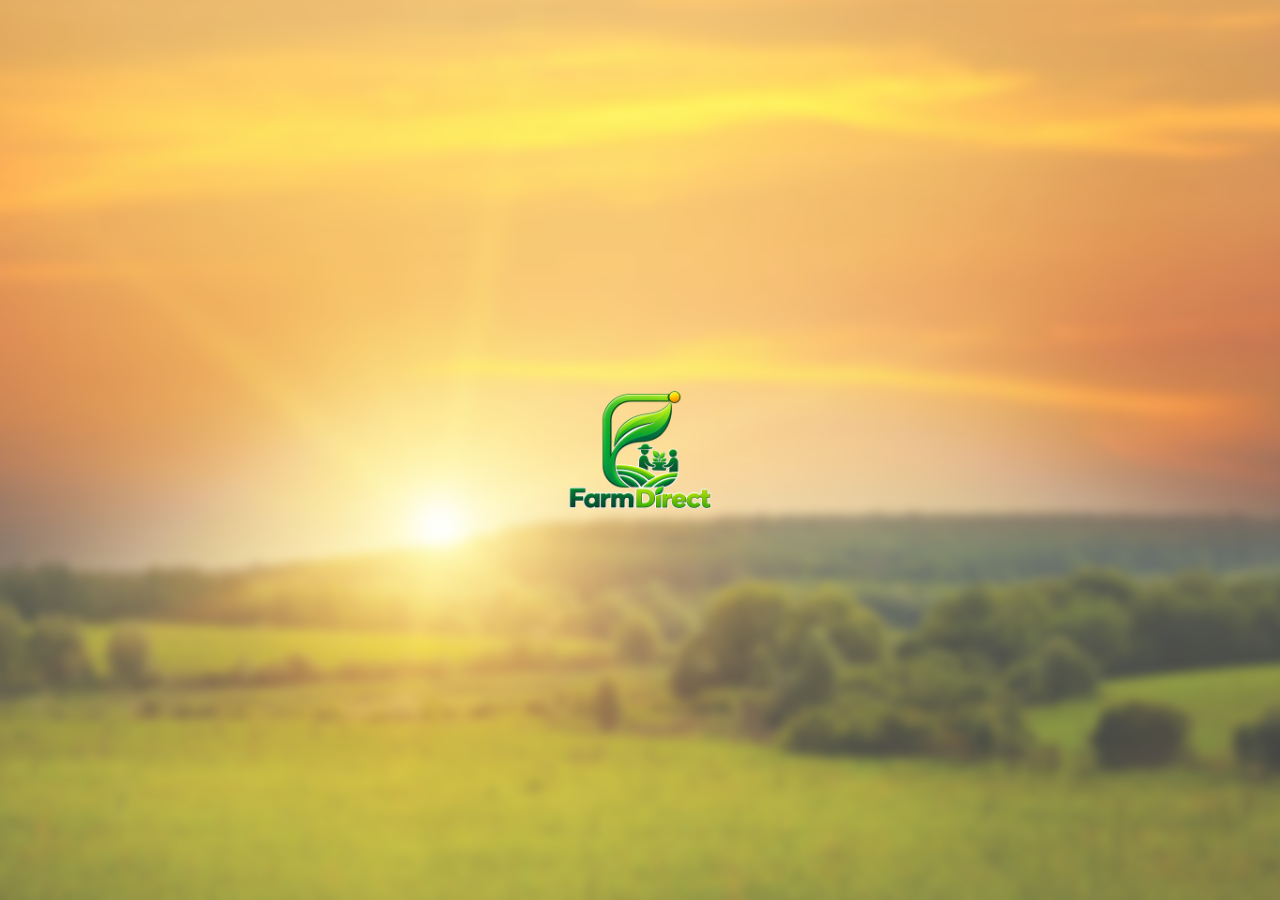
<file: frontend/loader.html>
<!DOCTYPE html>
<html lang="en">
<head>
  <meta charset="UTF-8">
  <meta name="viewport" content="width=device-width, initial-scale=1">
  <title>FarmDirect</title>

  <style>
    * {
      margin: 0;
      padding: 0;
      box-sizing: border-box;
    }

    body {
      height: 100vh;
      overflow: hidden;
    }

    .loader {
      position: relative;
      width: 100%;
      height: 100vh;
      overflow: hidden;

      display: flex;
      align-items: center;
      justify-content: center;
    }

    .loader::before {
      content: "";
      position: absolute;
      inset: -10px;

      background:
        linear-gradient(
          rgba(255, 255, 255, 0.25),
          rgba(255, 255, 255, 0.25)
        ),
        url("../assets/image/loader.jpg")
        center / cover no-repeat;

      filter: blur(5px);
      transform: scale(1.05);
    }

    .loader img {
      position: relative;
      z-index: 1;
      width: 180px;
      height: auto;
    }
  </style>
</head>

<body>

  <div class="loader">
    <img src="../assets/logo/logo.png" alt="FarmDirect">
  </div>

  <script>
    setTimeout(() => {
      window.location.href = "home.html";
    }, 2000);
  </script>

</body>
</html>
</file>
<file: style/style.css>
:root{
  --green:#0f7a45;
  --dark:#0d3b2a;
  --mint:#e6f4ea;
  --text:#1c2b24;
  --muted:#66766d;
  --line:#e3ebe6
}

*{
  box-sizing:border-box;
  margin:0
}

body{
  font-family:'Segoe UI',
  system-ui,-apple-system,
  sans-serif;color:var(--text);
  background:#fff;
  line-height:1.5
}

a{
  color:inherit;
  text-decoration:none
}

.btn{
  background:var(--green);
  color:#fff;
  padding:10px 20px;
  border:0;
  border-radius:8px;
  font-weight:600;
  cursor:pointer;
  display:inline-block;
  font-size:15px
}

.btn.light{
  background:var(--mint);
  color:var(--green);
  text-align:center;
  width:100%
}

:focus-visible{
  outline:3px solid #7bd3a3;
  outline-offset:2px
}

/* nav */

.nav{
  display:flex;
  align-items:center;
  gap:24px;
  padding:12px 5%;
  background:#fff;
  position:sticky;
  top:0;z-index:10;
  border-bottom:1px solid var(--line)
}

.logo{
  font-weight:700;
  font-size:22px;
  color:var(--dark)
}
.nav nav{
  display:flex;
  gap:22px;
  margin:0 auto;
  font-size:14px}

.nav nav a{
  padding:6px 0
}

.nav nav a.active{color:var(--green);border-bottom:2px solid var(--green);font-weight:600}
.auth{display:flex;align-items:center;gap:18px;font-size:14px}
.menu-btn{display:none;background:none;border:0;font-size:24px;margin-left:auto;cursor:pointer}

/* hero */
.hero{min-height:270px;padding:50px 5%;display:flex;justify-content:space-between;align-items:center;
  background:linear-gradient(90deg,rgba(255,255,255,.96) 45%,rgba(200,235,205,.5)),linear-gradient(135deg,#c9e8c3,#8fcf94 60%,#5fae72)}
.hero-text{max-width:600px}
.hero h1{font-size:clamp(30px,5vw,46px);line-height:1.15;color:var(--dark)}
.hero p{margin:12px 0 20px;font-size:18px}
.search{display:flex;background:#fff;border-radius:10px;padding:6px;box-shadow:0 4px 18px rgba(0,0,0,.1);max-width:600px}
.search input{flex:1;border:0;padding:10px 14px;font-size:15px;outline:0;min-width:0;background:transparent}
.chips{display:flex;flex-wrap:wrap;gap:8px;align-items:center;margin-top:12px;font-size:13px;font-weight:600}
.chips button{background:var(--mint);border:1px solid #cfe6d6;border-radius:20px;padding:3px 14px;cursor:pointer;font-size:13px}
.chips button:hover{background:#d3ecdc}
.tagline{font-family:'Brush Script MT',cursive;font-style:italic;font-size:26px;padding:26px 30px;background:rgba(255,255,255,.6);border-radius:16px;color:var(--dark)}

/* layout */
.wrap{padding:28px 5% 0;max-width:1240px;margin:auto}
.row{display:flex;justify-content:space-between;align-items:center;margin-bottom:16px}
h2{font-size:22px}
.link{color:var(--green);font-size:13px;font-weight:600}
.card{background:#fff;border:1px solid var(--line);border-radius:12px;box-shadow:0 2px 8px rgba(0,0,0,.04)}

/* topics */
.topics{display:grid;grid-template-columns:repeat(6,1fr);gap:14px}
.topic{padding:16px;display:flex;flex-direction:column;gap:6px;transition:transform .2s,box-shadow .2s}
.topic:hover{transform:translateY(-3px);box-shadow:0 8px 20px rgba(0,0,0,.08)}
.topic i,.resources i{width:44px;height:44px;border-radius:12px;display:grid;place-items:center;font-style:normal;font-size:22px}
.topic b{font-size:15px}
.topic small{color:var(--muted);font-size:12.5px}

/* support */
.support{display:grid;grid-template-columns:1.3fr 1fr 1fr 1fr;gap:16px;align-items:center;background:var(--mint);border-radius:14px;padding:22px}
.support-text small{color:var(--green);font-weight:700;letter-spacing:1px;font-size:12px}
.support-text h2{font-size:26px;color:var(--dark);margin:4px 0}
.support-text p{color:var(--muted);font-size:14px}
.contact{padding:18px;display:flex;flex-direction:column;gap:4px}
.contact strong{font-size:20px;color:var(--green)}
.contact small{color:var(--muted);margin-bottom:10px}

/* faq + resources */
.two-col{display:grid;grid-template-columns:1.6fr 1fr;gap:28px;padding-bottom:40px}
.faqs details{border:1px solid var(--line);border-radius:8px;margin-bottom:8px;padding:0 14px}
.faqs summary{cursor:pointer;padding:12px 0;font-size:15px;list-style:none;display:flex;justify-content:space-between}
.faqs summary::after{content:"⌄";transition:transform .2s}
.faqs details[open] summary::after{transform:rotate(180deg)}
.faqs details p{padding:0 0 14px;color:var(--muted);font-size:14px}
mark{background:#ffe38a}
#noResult{color:var(--muted);padding:10px 0}
.resources{padding:20px;background:linear-gradient(180deg,#fff,#f0f9f2)}
.resources h2{margin-bottom:10px}
.resources a{display:flex;gap:12px;align-items:center;padding:10px 0;border-bottom:1px solid var(--line)}
.resources a:last-child{border:0}
.resources i{width:36px;height:36px;background:var(--mint);font-size:18px}
.resources small{display:block;color:var(--muted);font-size:12px}


/* footer */
footer{background:var(--dark);color:#d5e6dc;padding:36px 5%}
.foot{display:grid;grid-template-columns:1.5fr 1fr 1fr 1.2fr;gap:24px;max-width:1240px;margin:auto;font-size:14px}
.foot .logo{color:#fff;display:block;margin-bottom:8px}
.foot b{color:#fff;display:block;margin-bottom:8px}
.foot a{display:block;padding:2px 0}
.foot a:hover{color:#fff}

/* responsive */
@media(max-width:1000px){
  .topics{grid-template-columns:repeat(3,1fr)}
  .support{grid-template-columns:1fr 1fr}
  .support-text{grid-column:1/-1}
  .two-col{grid-template-columns:1fr}
  .tagline{display:none}
}
@media(max-width:800px){
  .menu-btn{display:block}
  .nav{flex-wrap:wrap}
  .nav nav{display:none;order:5;width:100%;flex-direction:column;gap:4px;margin:0}
  .nav nav.open{display:flex}
  .auth{margin-left:0}
}
@media(max-width:560px){
  .topics{grid-template-columns:repeat(2,1fr)}
  .support{grid-template-columns:1fr}
  .foot{grid-template-columns:1fr 1fr}
  .hero{padding:36px 5%}
}
@media(prefers-reduced-motion:reduce){*{transition:none!important}}

body {
  min-height: 100vh;
  margin: 0;
  display: flex;
  flex-direction: column;
}

footer {
  margin-top: auto;
}
</file>
<file: style/about-us.css>
.center{justify-content:center;text-align:center}
.row.center h2{margin:0 auto}

/* hero */
.a-hero{text-align:center;padding:60px 5% 50px;background:linear-gradient(180deg,var(--mint),#fff)}
.badge{background:#fff;color:var(--green);font-weight:700;font-size:12px;padding:5px 12px;border-radius:20px;letter-spacing:.5px}
.a-hero h1{font-size:clamp(28px,4.5vw,44px);color:var(--dark);margin:16px auto 10px;max-width:760px}
.a-hero p{color:var(--muted);font-size:17px;max-width:600px;margin:auto}

/* story */
.story{display:grid;grid-template-columns:1.4fr 1fr;gap:32px;align-items:center}
.story h2{font-size:26px;margin-bottom:14px;color:var(--dark)}
.story p{color:var(--muted);font-size:15px;margin-bottom:12px}
.story-art{font-size:130px;text-align:center;background:var(--mint);border-radius:20px;padding:40px}

/* values */
.values{display:grid;grid-template-columns:repeat(4,1fr);gap:16px}
.value{padding:22px;text-align:center}
.value i{font-size:28px;display:block;margin-bottom:10px}
.value b{display:block;margin-bottom:6px;font-size:15px}
.value small{color:var(--muted);font-size:13px}

/* stats */
.stats-band{background:var(--dark);border-radius:16px;padding:34px;display:grid;grid-template-columns:repeat(4,1fr);gap:16px;text-align:center}
.stats-band .stat strong{font-size:32px;color:#fff;display:block}
.stats-band .stat small{color:#cfe3d7;font-size:13px}

/* team */
.team{display:grid;grid-template-columns:repeat(4,1fr);gap:16px}
.member{padding:24px;text-align:center}
.avatar{font-size:40px;width:74px;height:74px;border-radius:50%;background:var(--mint);display:grid;place-items:center;margin:0 auto 12px}
.member b{display:block;font-size:15px}
.member small{color:var(--muted);font-size:13px}

/* timeline */
.timeline{position:relative;padding-left:24px;border-left:3px solid var(--mint);display:grid;gap:26px}
.t-item{position:relative}
.dot{position:absolute;left:-32px;top:4px;width:14px;height:14px;border-radius:50%;background:var(--green);border:3px solid #fff;box-shadow:0 0 0 2px var(--mint)}
.t-item b{display:block;font-size:16px;color:var(--dark)}
.t-item small{color:var(--muted);font-size:14px}

@media(max-width:1000px){
  .story{grid-template-columns:1fr}
  .story-art{order:-1}
  .values{grid-template-columns:repeat(2,1fr)}
  .stats-band{grid-template-columns:repeat(2,1fr)}
  .team{grid-template-columns:repeat(2,1fr)}
}
@media(max-width:560px){
  .values{grid-template-columns:1fr}
  .team{grid-template-columns:1fr}
  .story-art{font-size:80px;padding:26px}
}
</file>
<file: style/gallery.css>
/* hero */
.g-hero{text-align:center;padding:56px 5% 40px;background:linear-gradient(180deg,var(--mint),#fff)}
.badge{background:#fff;color:var(--green);font-weight:700;font-size:12px;padding:5px 12px;border-radius:20px;letter-spacing:.5px}
.g-hero h1{font-size:clamp(28px,4.5vw,42px);color:var(--dark);margin:14px auto 8px}
.g-hero p{color:var(--muted);font-size:16px;max-width:560px;margin:auto}

/* tabs */
.g-tabs{display:flex;flex-wrap:wrap;gap:10px;justify-content:center;margin-bottom:26px}
.g-tab{background:#fff;border:1px solid var(--line);border-radius:20px;padding:8px 18px;font-size:14px;font-weight:600;color:var(--muted);cursor:pointer}
.g-tab:hover{background:var(--mint)}
.g-tab.active{background:var(--green);color:#fff;border-color:var(--green)}

/* gallery grid */
.gallery{display:grid;grid-template-columns:repeat(4,1fr);grid-auto-rows:150px;gap:14px;padding-bottom:50px}
.g-item{border:0;border-radius:14px;cursor:pointer;padding:0;position:relative;overflow:hidden;transition:transform .2s,box-shadow .2s;background:var(--mint)}
.g-item:hover{transform:translateY(-3px);box-shadow:0 10px 22px rgba(0,0,0,.12)}
.g-item img{width:100%;height:100%;object-fit:cover;display:block}
.g-item .g-label{position:absolute;bottom:0;left:0;right:0;padding:18px 10px 8px;font-size:11px;font-weight:600;color:#fff;text-align:left;
  background:linear-gradient(0deg,rgba(0,0,0,.55),transparent)}
.g-big{grid-row:span 2;grid-column:span 2}
.g-item.hide{display:none}

/* lightbox */
.lightbox{position:fixed;inset:0;background:rgba(13,59,42,.88);display:flex;align-items:center;justify-content:center;z-index:100;padding:20px;gap:10px}
.lightbox[hidden]{display:none}
.lb-content{background:#fff;border-radius:16px;padding:20px;text-align:center;max-width:480px;width:100%}
.lb-content img{width:100%;max-height:340px;object-fit:cover;border-radius:10px;margin-bottom:14px;background:var(--mint)}
.lb-content p{color:var(--text);font-size:15px;margin-bottom:6px}
.lb-content small{color:var(--muted);font-size:12px;text-transform:uppercase;letter-spacing:.5px}
.lb-close{position:absolute;top:20px;right:24px;background:#fff;border:0;width:38px;height:38px;border-radius:50%;font-size:16px;cursor:pointer}
.lb-nav{background:rgba(255,255,255,.15);border:0;color:#fff;width:44px;height:44px;border-radius:50%;font-size:20px;cursor:pointer;flex-shrink:0}
.lb-nav:hover{background:rgba(255,255,255,.3)}

@media(max-width:900px){
  .gallery{grid-template-columns:repeat(3,1fr)}
}
@media(max-width:600px){
  .gallery{grid-template-columns:repeat(2,1fr);grid-auto-rows:110px}
  .g-big{grid-column:span 2;grid-row:span 1}
  .lb-nav{width:36px;height:36px;font-size:16px}
  .lb-content img{max-height:220px}
}
</file>
<file: style/home.css>
/* =========================
   HERO
========================= */

.home-hero {
  position: relative;
  overflow: hidden;
  min-height: 500px;
  padding: 70px 5% 90px;
  background: url("../assets/image/farm-hero.png") center right / cover no-repeat;
}

.home-hero-text {
  max-width: 600px;
  position: relative;
  z-index: 2;
}

.home-hero h1 {
  font-size: clamp(34px, 5.5vw, 54px);
  line-height: 1.1;
  color: var(--dark);
}

.home-hero h1 em {
  font-style: normal;
  color: var(--green);
}

.home-hero p {
  margin: 16px 0 26px;
  max-width: 520px;
  font-size: 18px;
  color: var(--muted);
}

.hero-cta {
  display: flex;
  gap: 14px;
  flex-wrap: wrap;
}

.btn.outline {
  background: transparent;
  border: 2px solid var(--green);
  color: var(--green);
}


/* =========================
   STATS
========================= */

.stats {
  display: grid;
  grid-template-columns: repeat(4, 1fr);
  gap: 16px;
  padding-top: 36px;
  padding-bottom: 36px;
  text-align: center;
}

.stat strong {
  display: block;
  font-size: 34px;
  color: var(--green);
}

.stat small {
  font-size: 13px;
  color: var(--muted);
}


/* =========================
   STEPS
========================= */

.steps {
  display: grid;
  grid-template-columns: repeat(3, 1fr);
  gap: 20px;
}

.step {
  position: relative;
  padding: 24px;
  background: var(--mint);
  border-radius: 14px;
}

.step span {
  display: grid;
  place-items: center;
  width: 34px;
  height: 34px;
  margin-bottom: 14px;
  background: var(--green);
  color: #fff;
  border-radius: 50%;
  font-weight: 700;
}

.step b {
  display: block;
  margin-bottom: 6px;
  font-size: 16px;
}

.step small {
  font-size: 14px;
  color: var(--muted);
}


/* =========================
   CATEGORIES
========================= */

.categories {
  display: grid;
  grid-template-columns: repeat(6, 1fr);
  gap: 14px;
}

.cat {
  display: flex;
  flex-direction: column;
  align-items: center;
  gap: 8px;
  padding: 12px 8px;
  text-align: center;
  transition: transform 0.2s, box-shadow 0.2s;
}

.cat:hover {
  transform: translateY(-3px);
  box-shadow: 0 8px 20px rgba(0, 0, 0, 0.08);
}

.cat img {
  display: block;
  width: 120px;
  height: 120px;
  object-fit: contain;
}

.cat b {
  font-size: 14px;
}


/* =========================
   SPLIT
========================= */

.split {
  display: grid;
  grid-template-columns: 1fr 1fr;
  gap: 20px;
}

.split-card {
  padding: 28px;
}

.split-card i {
  font-size: 32px;
}

.split-card h3 {
  margin: 10px 0 8px;
  font-size: 20px;
}

.split-card p {
  margin-bottom: 12px;
  font-size: 14px;
  color: var(--muted);
}

/* =========================
   GOVERNMENT SCHEME MARQUEE
========================= */

.scheme-marquee {
  position: relative;
  z-index: 10;
  width: 100%;
  overflow: hidden;
  background: var(--green);
  color: #fff;
  padding: 11px 0;
  white-space: nowrap;
}

.marquee-content {
  display: inline-block;
  padding-left: 100%;
  animation: marquee 60s linear infinite;
  font-size: 14px;
  font-weight: 500;
}

@keyframes marquee {
  from {
    transform: translateX(0);
  }

  to {
    transform: translateX(-100%);
  }
}

/* =========================
   TESTIMONIALS
========================= */

.testimonials {
  display: flex;
  align-items: center;
  gap: 14px;
}

.t-track {
  position: relative;
  flex: 1;
  min-height: 150px;
  overflow: hidden;
}

.t-card {
  display: none;
  padding: 26px;
  font-size: 15px;
}

.t-card.active {
  display: block;
}

.t-card b {
  display: block;
  margin-top: 14px;
  font-size: 13px;
  color: var(--green);
}

.t-nav {
  flex-shrink: 0;
  width: 38px;
  height: 38px;
  background: var(--mint);
  border: 1px solid var(--line);
  border-radius: 50%;
  cursor: pointer;
  font-size: 16px;
}

.t-nav:hover {
  background: #d3ecdc;
}


/* =========================
   CTA BANNER
========================= */

.cta-banner {
  margin-top: 40px;
  padding: 60px 5%;
  background: var(--dark);
  color: #fff;
  text-align: center;
}

.cta-banner h2 {
  margin-bottom: 10px;
  font-size: 28px;
}

.cta-banner p {
  margin-bottom: 22px;
  color: #cfe3d7;
}

.cta-banner .btn.light {
  background: #fff;
  color: var(--green);
}


/* =========================
   TABLET
========================= */

@media (max-width: 1000px) {
  .categories {
    grid-template-columns: repeat(3, 1fr);
  }

  .steps {
    grid-template-columns: 1fr;
  }

  .split {
    grid-template-columns: 1fr;
  }

  .home-hero-art {
    display: none;
  }

  .stats {
    grid-template-columns: repeat(2, 1fr);
  }
}


/* =========================
   MOBILE
========================= */

@media (max-width: 800px) {
  .home-hero {
    display: block;
    padding: 60px 6%;
  }

  .home-hero-text {
    max-width: 100%;
  }

  .home-hero-photo {
    position: relative;
    top: auto;
    right: auto;
    width: 100%;
    max-width: none;
    margin-top: 40px;
    transform: none;
  }

  .home-hero-photo img {
    height: 280px;
  }
}


/* =========================
   SMALL MOBILE
========================= */

@media (max-width: 560px) {
  .categories {
    grid-template-columns: repeat(2, 1fr);
  }

  .home-hero {
    padding: 44px 5% 50px;
  }

  .hero-cta {
    flex-direction: column;
  }

  .hero-cta .btn {
    text-align: center;
  }
}


/* =========================
   REDUCED MOTION
========================= */

@media (prefers-reduced-motion: reduce) {
  .leaf {
    animation: none;
  }
}
</file>
<file: style/how-it-works.css>
.center{justify-content:center;text-align:center}
.row.center h2{margin:0 auto}

/* hero */
.h-hero{text-align:center;padding:56px 5% 40px;background:linear-gradient(180deg,var(--mint),#fff)}
.badge{background:#fff;color:var(--green);font-weight:700;font-size:12px;padding:5px 12px;border-radius:20px;letter-spacing:.5px}
.badge.light{background:rgba(255,255,255,.15);color:#fff}
.h-hero h1{font-size:clamp(28px,4.5vw,42px);color:var(--dark);margin:14px auto 8px}
.h-hero p{color:var(--muted);font-size:16px;max-width:560px;margin:auto}

/* tabs */
.h-tabs{display:flex;justify-content:center;gap:10px;margin-bottom:28px}
.h-tab{background:#fff;border:1px solid var(--line);border-radius:20px;padding:10px 22px;font-size:14px;font-weight:600;color:var(--muted);cursor:pointer}
.h-tab.active{background:var(--green);color:#fff;border-color:var(--green)}

/* steps */

.h-steps {
  display: grid;
  grid-template-columns: repeat(3, 1fr);
  gap: 16px;
}

.h-steps[hidden] {
  display: none !important;
}

.h-step {
  background: var(--mint);
  border-radius: 14px;
  padding: 22px;
  position: relative;
}

.h-step span {
  position: absolute;
  top: 16px;
  right: 18px;
  font-size: 12px;
  font-weight: 700;
  color: var(--green);
  background: #fff;
  width: 22px;
  height: 22px;
  border-radius: 50%;
  display: grid;
  place-items: center;
}

.h-step i {
  font-size: 26px;
  display: block;
  margin-bottom: 10px;
}

.h-step b {
  display: block;
  margin-bottom: 6px;
  font-size: 15px;
}

.h-step small {
  color: var(--muted);
  font-size: 13px;
}

/* video */
.video-card{padding:30px;text-align:center;max-width:640px;margin:auto}
.video-placeholder{background:var(--dark);color:#fff;height:220px;border-radius:12px;display:grid;place-items:center;font-size:50px;margin-bottom:14px;cursor:pointer}
.video-card p{color:var(--muted);font-size:14px}

/* download section */
.download-section{display:flex;justify-content:space-between;align-items:center;gap:30px;background:var(--dark);color:#fff;padding:56px 5%;margin-top:40px;flex-wrap:wrap}
.download-text{max-width:560px}
.download-text h2{font-size:28px;margin:12px 0 10px}
.download-text p{color:#cfe3d7;font-size:15px;margin-bottom:22px}
.download-buttons{display:flex;gap:14px;flex-wrap:wrap}
.store-btn{display:flex;align-items:center;gap:10px;background:#fff;color:var(--dark);border:0;border-radius:10px;padding:10px 18px;cursor:pointer;font-family:inherit}
.store-btn i{font-size:24px}
.store-btn small{display:block;font-size:10px;color:var(--muted)}
.store-btn b{display:block;font-size:15px}
.store-btn:hover{background:var(--mint)}
.apk-link{display:inline-block;margin-top:14px;font-size:13px;color:#cfe3d7;text-decoration:underline}
.apk-link:hover{color:#fff}

.qr-box{background:#fff;color:var(--dark);border-radius:14px;padding:20px;text-align:center;width:150px}
.qr-art{font-size:80px;line-height:1;letter-spacing:-6px;color:var(--dark)}
.qr-box small{display:block;margin-top:6px;font-size:11px;color:var(--muted)}

/* toast */
.toast{position:fixed;bottom:24px;left:50%;transform:translateX(-50%);background:var(--dark);color:#fff;padding:12px 22px;border-radius:30px;font-size:14px;box-shadow:0 8px 24px rgba(0,0,0,.2);z-index:200}
.toast[hidden]{display:none}

@media(max-width:900px){
  .h-steps{grid-template-columns:1fr 1fr}
  .download-section{justify-content:center;text-align:center}
  .download-buttons{justify-content:center}
}
@media(max-width:560px){
  .h-steps{grid-template-columns:1fr}
  .h-tabs{flex-direction:column;align-items:center}
  .store-btn{width:100%;justify-content:center}
}
</file>
